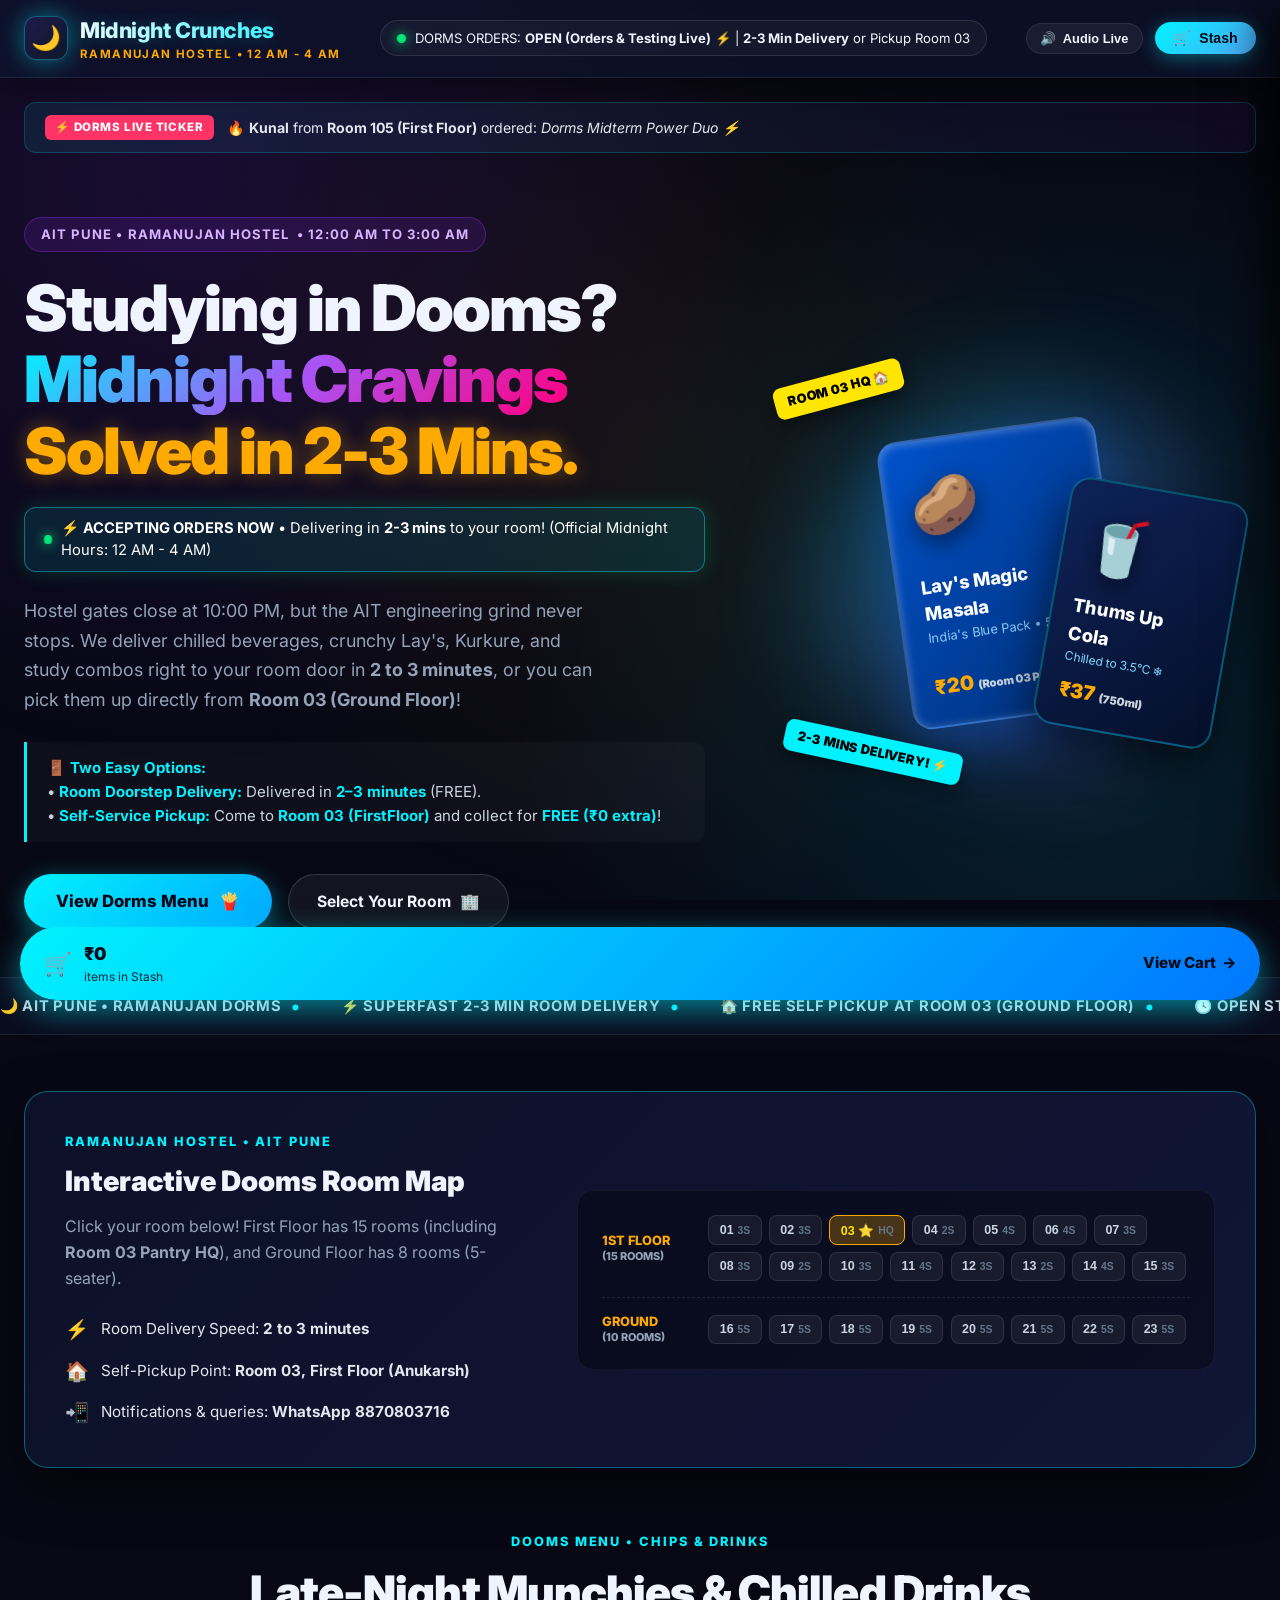
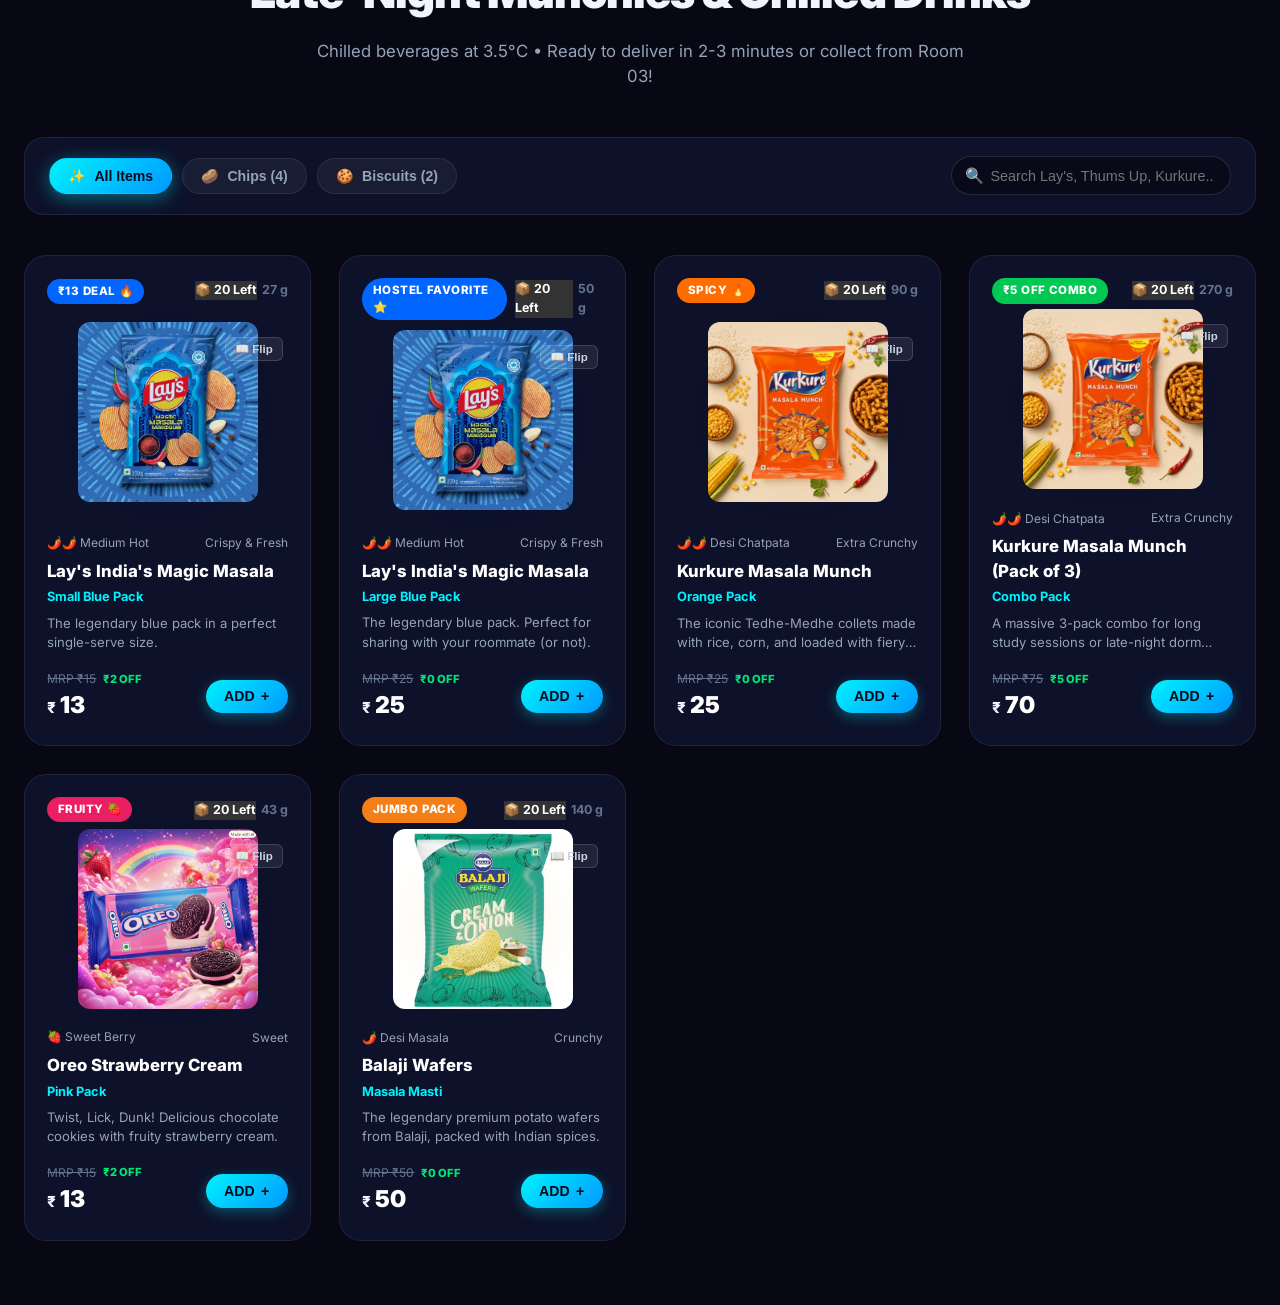
<file: index.html>
<!DOCTYPE html>
<html lang="en">
<head>
  <meta charset="UTF-8">
  <meta name="viewport" content="width=device-width, initial-scale=1.0">
  <title>Midnight Crunches | Ramanujan Late-Night Snacks & Drinks</title>
  <meta name="description" content="AIT Pune Ramanujan Hostel (Dooms) Late-Night Pantry. Order crunchy chips, cold drinks, and combos delivered to your room in 2-3 minutes or collect from Room 03! Live 12 AM - 4 AM.">
  <link rel="preconnect" href="https://fonts.googleapis.com">
  <link rel="preconnect" href="https://fonts.gstatic.com" crossorigin>
  <link href="https://fonts.googleapis.com/css2?family=Inter:wght@400;600;700;800;900&display=swap" rel="stylesheet">
  <link rel="stylesheet" href="style.css">
</head>
<body>

  <!-- EFFECT 1 & 20: OTSUKA-AIR ATMOSPHERIC PARTICLE CANVAS -->
  <canvas id="midnight-canvas"></canvas>
  <div class="ambient-glow-mesh"></div>

  <!-- SITE NAVIGATION HEADER -->
  <header class="site-header">
    <div class="header-container">
      <!-- EFFECT 10: ANIMATED LOGO -->
      <a href="#" class="brand-logo-wrap">
        <div class="neon-logo-icon">&#127769;</div>
        <div class="brand-text-block">
          <span class="brand-title">Midnight Crunches</span>
          <span class="brand-sub">Ramanujan Hostel &bull; 12 AM - 4 AM</span>
        </div>
      </a>

      <!-- LIVE DORMS GATE & TIMING STATUS TICKER -->
      <div class="gate-ticker-pill" id="gate-status-badge">
        <span class="pulse-dot active"></span>
        <span class="gate-text">DORMS TIMINGS: <strong>12:00 AM - 4:00 AM</strong> &#9889; | <strong>2-3 MIN DELIVERY</strong></span>
      </div>

      <!-- ACTIONS (OWNER TEST MODE, AUDIO FX & CART) -->
      <div class="header-actions">
        <!-- Owner Quick Test Toggle (Allows testing orders anytime) - REMOVED -->


        <button class="sound-toggle-pill" id="sound-toggle-btn" title="Toggle Sound FX (Crunch, Fizz & Bell)">
          <span class="icon sound-waves">&#128266;</span> Audio Live
        </button>

        <button class="header-cart-btn" id="header-cart-btn" onclick="app.openCart()">
          <span class="cart-icon-symbol">&#128722;</span>
          <span class="cart-btn-label">Stash</span>
          <span class="cart-count-badge" style="display: none;">0</span>
        </button>
      </div>
    </div>
  </header>

  <!-- LIVE HOSTEL ORDERS ACTIVITY BAR -->
  <div class="live-activity-bar">
    <div class="activity-inner">
      <span class="activity-label">&#9889; Dorms Live Ticker</span>
      <div class="ticker-text" id="live-order-ticker-text">
        &#128293; <strong>Deepak</strong> from <strong>Room 06 (Ground Floor)</strong> just ordered: <em>Dorms Midterm Power Duo &#9889;</em>
      </div>
    </div>
  </div>

  <main>
    <!-- ==========================================
         HERO SECTION: AIT PUNE RAMANUJAN DORMS
         ========================================== -->
    <section class="hero-section">
      <div class="hero-layout">
        <!-- Hero Left Copy -->
        <div class="hero-copy-block">
          <div class="hero-tagline-badge">
            <span>AIT PUNE &bull; RAMANUJAN HOSTEL</span> &bull; 12:00 AM to 3:00 AM
          </div>
          
          <h1 class="hero-title">
            Studying in Dooms?<br>
            <span class="glow-word">Midnight Cravings</span><br>
            <span class="accent-sub">Solved in 2-3 Mins.</span>
          </h1>

          <!-- Store Status Banner (Live countdown when closed, or Open indicator) -->
          <div id="hero-store-status-banner" style="margin-bottom: 1.5rem;">
            <!-- Injected via app.js -->
          </div>

          <p class="hero-description">
            Hostel gates close at 10:00 PM, but the AIT engineering grind never stops. We deliver chilled beverages, crunchy Lay's, Kurkure, and study combos right to your room door in <strong>2 to 3 minutes</strong>, or you can pick them up directly from <strong>Room 03 (Ground Floor)</strong>!
          </p>

          <div class="hero-highlight-box">
            &#128682; <strong>Two Easy Options:</strong><br>
            &bull; <strong>Room Doorstep Delivery:</strong> Delivered in <strong>2&ndash;3 minutes</strong> (FREE).<br>
            &bull; <strong>Self-Service Pickup:</strong> Come to <strong>Room 03 (FirstFloor)</strong> and collect for <strong>FREE (&#8377;0 extra)</strong>!
          </div>

          <div class="hero-cta-group">
            <a href="#catalog" class="cta-primary-btn">
              <span>View Dorms Menu</span>
              <span>&#127839;</span>
            </a>
            <a href="#room-map" class="cta-secondary-btn">
              <span>Select Your Room</span>
              <span>&#127970;</span>
            </a>
          </div>
        </div>

        <!-- Hero Right: 3D Floating Snack Mockups with Paytm QR Teaser -->
        <div class="hero-stage-container">
          <div class="morphing-blob-glow"></div>
          
          <div class="hero-3d-snack-art">
            <!-- Floating Hero Snack 1: Lay's Magic Masala -->
            <div class="floating-hero-snack">
              <div class="hero-art-emoji">&#129364;</div>
              <div>
                <div class="hero-art-title">Lay's Magic Masala</div>
                <div style="font-size: 0.8rem; color: #90caf9;">India's Blue Pack &bull; 52g</div>
              </div>
              <div class="hero-art-price">&#8377;20 <span style="font-size: 0.7rem; color: #cbd5e1;">(Room 03 Pickup)</span></div>
            </div>

            <!-- Floating Hero Snack 2: Chilled Thums Up -->
            <div class="floating-hero-drink">
              <div class="hero-art-emoji">&#129380;</div>
              <div>
                <div class="hero-art-title">Thums Up Cola</div>
                <div style="font-size: 0.75rem; color: #80d8ff;">Chilled to 3.5&deg;C &#10052;</div>
              </div>
              <div class="hero-art-price">&#8377;37 <span style="font-size: 0.7rem; color: #cbd5e1;">(750ml)</span></div>
            </div>
          </div>

          <!-- Doodle Stickers -->
          <div class="doodle-sticker top-left">ROOM 03 HQ &#127968;</div>
          <div class="doodle-sticker bottom-right">2-3 MINS DELIVERY! &#9889;</div>
        </div>
      </div>
    </section>

    <!-- RUNNING MARQUEE -->
    <section class="running-marquee-section">
      <div class="marquee-track">
        <div class="marquee-item"><span>&#127769; AIT PUNE &bull; RAMANUJAN DORMS</span><span class="sep">&bull;</span></div>
        <div class="marquee-item"><span>&#9889; SUPERFAST 2-3 MIN ROOM DELIVERY</span><span class="sep">&bull;</span></div>
        <div class="marquee-item"><span>&#127968; FREE SELF PICKUP AT ROOM 03 (GROUND FLOOR)</span><span class="sep">&bull;</span></div>
        <div class="marquee-item"><span>&#128339; OPEN STRICTLY 12:00 AM TO 4:00 AM</span><span class="sep">&bull;</span></div>
        <div class="marquee-item"><span>&#128242; WHATSAPP DISPATCH TO 8870803716</span><span class="sep">&bull;</span></div>
        <div class="marquee-item"><span>&#128179; PAYTM ACCEPTED (8870803716@ptyes)</span><span class="sep">&bull;</span></div>
        <div class="marquee-item"><span>&#127991;&#65039; USE COUPON AITDORMS FOR &#8377;10 OFF</span><span class="sep">&bull;</span></div>
        <!-- Loop duplicate -->
        <div class="marquee-item"><span>&#127769; AIT PUNE &bull; RAMANUJAN DORMS</span><span class="sep">&bull;</span></div>
        <div class="marquee-item"><span>&#9889; SUPERFAST 2-3 MIN ROOM DELIVERY</span><span class="sep">&bull;</span></div>
        <div class="marquee-item"><span>&#127968; FREE SELF PICKUP AT ROOM 03</span><span class="sep">&bull;</span></div>
        <div class="marquee-item"><span>&#128339; OPEN 12:00 AM TO 4:00 AM</span><span class="sep">&bull;</span></div>
      </div>
    </section>


    <!-- ==========================================
         RAMANUJAN DOOMS ROOM SELECTOR (GF 10 rooms, 1F 15 rooms)
         ========================================== -->
    <section class="hostel-iso-section" id="room-map">
      <div class="iso-building-card">
        <div class="iso-grid-container">
          <!-- Left Info -->
          <div class="iso-info-side">
            <span class="section-japanese-tag">RAMANUJAN HOSTEL &bull; AIT PUNE</span>
            <h3>Interactive Dooms Room Map</h3>
            <p>
              Click your room below! First Floor has 15 rooms (including <strong>Room 03 Pantry HQ</strong>), and Ground Floor has 8 rooms (5-seater).
            </p>

            <div class="iso-feature-pills">
              <div class="iso-feat-item">
                <span class="icon">&#9889;</span>
                <span>Room Delivery Speed: <strong>2 to 3 minutes</strong></span>
              </div>
              <div class="iso-feat-item">
                <span class="icon">&#127968;</span>
                <span>Self-Pickup Point: <strong>Room 03, First Floor (Anukarsh)</strong></span>
              </div>
              <div class="iso-feat-item">
                <span class="icon">&#128242;</span>
                <span>Notifications & queries: <strong>WhatsApp 8870803716</strong></span>
              </div>
            </div>
          </div>

          <!-- Right Interactive Floor Matrix -->
          <div class="iso-building-matrix">
            <!-- First Floor: 15 Rooms -->
            <div class="floor-row">
              <span class="floor-label">1st Floor<br><small style="font-size:0.68rem; color:#94a3b8;">(15 Rooms)</small></span>
              <div class="floor-rooms">
                <button class="iso-room-cell" data-room="01" onclick="app.selectHostelRoom('1st', '01', '2-Seater')">01 <small>3S</small></button>
                <button class="iso-room-cell" data-room="02" onclick="app.selectHostelRoom('1st', '02', '4-Seater')">02 <small>3S</small></button>
                <button class="iso-room-cell hq-room" data-room="03" onclick="app.selectHostelRoom('1st', '03', 'Pantry HQ')" title="Anukarsh's Room - Collection Point">
                  03 &#11088; <small>HQ</small>
                </button>
                <button class="iso-room-cell" data-room="04" onclick="app.selectHostelRoom('1st', '04', '2-Seater')">04 <small>2S</small></button>
                <button class="iso-room-cell" data-room="05" onclick="app.selectHostelRoom('1st', '05', '2-Seater')">05 <small>4S</small></button>
                <button class="iso-room-cell" data-room="06" onclick="app.selectHostelRoom('1st', '06', '3-Seater')">06 <small>4S</small></button>
                <button class="iso-room-cell" data-room="07" onclick="app.selectHostelRoom('1st', '07', '4-Seater')">07 <small>3S</small></button>
                <button class="iso-room-cell" data-room="08" onclick="app.selectHostelRoom('1st', '08', '4-Seater')">08 <small>3S</small></button>
                <button class="iso-room-cell" data-room="09" onclick="app.selectHostelRoom('1st', '09', '4-Seater')">09 <small>2S</small></button>
                <button class="iso-room-cell" data-room="10" onclick="app.selectHostelRoom('1st', '10', '4-Seater')">10 <small>3S</small></button>
                <button class="iso-room-cell" data-room="11" onclick="app.selectHostelRoom('1st', '11', '3-Seater')">11 <small>4S</small></button>
                <button class="iso-room-cell" data-room="12" onclick="app.selectHostelRoom('1st', '12', '2-Seater')">12 <small>3S</small></button>
                <button class="iso-room-cell" data-room="13" onclick="app.selectHostelRoom('1st', '13', '2-Seater')">13 <small>2S</small></button>
                <button class="iso-room-cell" data-room="14" onclick="app.selectHostelRoom('1st', '14', '2-Seater')">14 <small>4S</small></button>
                <button class="iso-room-cell" data-room="15" onclick="app.selectHostelRoom('1st', '15', '4-Seater')">15 <small>3S</small></button>
              </div>
            </div>

            <!-- Ground Floor: 10 Rooms -->
            <div class="floor-row" style="margin-top: 1rem; padding-top: 1rem; border-top: 1px dashed rgba(255,255,255,0.1);">
              <span class="floor-label">Ground<br><small style="font-size:0.68rem; color:#94a3b8;">(10 Rooms)</small></span>
              <div class="floor-rooms">
                <button class="iso-room-cell" data-room="16" onclick="app.selectHostelRoom('Ground', '16', '5-Seater')">16 <small>5S</small></button>
                <button class="iso-room-cell" data-room="17" onclick="app.selectHostelRoom('Ground', '17', '5-Seater')">17 <small>5S</small></button>
                <!-- Room 03: PANTRY HQ -->
               <button class="iso-room-cell" data-room="18" onclick="app.selectHostelRoom('Ground', '18', '5-Seater')">18 <small>5S</small></button>
                <button class="iso-room-cell" data-room="19" onclick="app.selectHostelRoom('Ground', '19', '5-Seater')">19 <small>5S</small></button>
                <button class="iso-room-cell" data-room="20" onclick="app.selectHostelRoom('Ground', '20', '5-Seater')">20 <small>5S</small></button>
                <button class="iso-room-cell" data-room="21" onclick="app.selectHostelRoom('Ground', '21', '5-Seater')">21 <small>5S</small></button>
                <button class="iso-room-cell" data-room="22" onclick="app.selectHostelRoom('Ground', '22', '5-Seater')">22 <small>5S</small></button>
                <button class="iso-room-cell" data-room="23" onclick="app.selectHostelRoom('Ground', '23', '5-Seater')">23 <small>5S</small></button>
                </div>
            </div>
          </div>
        </div>
      </div>
    </section>

    <!-- ==========================================
         PRODUCT CATALOG SECTION
         ========================================== -->
    <section class="catalog-section" id="catalog">
      <div class="section-header-centered">
        <span class="section-japanese-tag">DOOMS MENU &bull; CHIPS & DRINKS</span>
        <h2 class="section-main-title">Late-Night Munchies & Chilled Drinks</h2>
        <p class="section-sub-desc">
          Chilled beverages at 3.5&deg;C &bull; Ready to deliver in 2-3 minutes or collect from Room 03!
        </p>
      </div>

      <!-- Filter Controls Bar -->
      <div class="catalog-controls-bar">
        <div class="category-pills-group">
          <button class="cat-pill-btn active" data-category="all">
            <span>&#10024;</span> All Items
          </button>
          <button class="cat-pill-btn" data-category="chips">
            <span>&#129364;</span> Chips (4)
          </button>
          <button class="cat-pill-btn" data-category="biscuits">
            <span>&#127850;</span> Biscuits (2)
          </button>
        </div>

        <!-- Search Bar -->
        <div class="search-input-wrap">
          <span class="search-icon-symbol">&#128269;</span>
          <input type="text" id="catalog-search-input" placeholder="Search Lay's, Thums Up, Kurkure...">
        </div>
      </div>

      <!-- Dynamic Product Cards Grid -->
      <div class="products-grid" id="products-grid">
        <!-- Injected dynamically via app.js -->
      </div>
    </section>
  </main>

  <!-- ==========================================
       CART SLIDE-OUT DRAWER
       ========================================== -->
  <div class="cart-backdrop" id="cart-backdrop"></div>
  <aside class="cart-drawer" id="cart-drawer">
    <div class="cart-drawer-header">
      <h3>
        <span>&#128722;</span> Your Dooms Stash
      </h3>
      <button class="close-drawer-btn" onclick="app.closeCart()">&#10005;</button>
    </div>

    <!-- Scrollable Items Area -->
    <div class="cart-items-scroll-area">
      <div id="cart-items-list">
        <!-- Injected via app.js -->
      </div>
      <div id="cart-bill-summary">
        <!-- Injected via app.js -->
      </div>
    </div>
  </aside>

  <!-- ==========================================
       MODAL 1: PAYMENT MODAL
       ========================================== -->
  <div class="modal-overlay" id="payment-modal">
    <div id="payment-modal-content">
      <!-- Injected via app.js -->
    </div>
  </div>

  <!-- ==========================================
       MODAL 2: 2-3 MINUTE DELIVERY TRACKER MODAL
       ========================================== -->
  <div class="modal-overlay" id="tracker-modal">
    <div id="tracker-modal-content">
      <!-- Injected via app.js -->
    </div>
  </div>

  <!-- ==========================================
       MODAL 3: QUICK VIEW 3D PRODUCT MODAL
       ========================================== -->
  <div class="modal-overlay" id="quick-view-modal">
    <div id="quick-view-content">
      <!-- Injected via app.js -->
    </div>
  </div>

  <!-- ==========================================
       MOBILE FLOATING QUICK CART BAR
       ========================================== -->
  <div class="floating-mobile-cart-bar" id="mobile-floating-cart" onclick="app.openCart()">
    <div style="display: flex; align-items: center; gap: 0.75rem;">
      <span style="font-size: 1.4rem;">&#128722;</span>
      <div>
        <strong class="cart-bar-total" style="font-size: 1.1rem; font-weight: 900;">&#8377;0</strong>
        <div style="font-size: 0.75rem; opacity: 0.85;"><span class="cart-count-badge" style="display:inline-flex; width:18px; height:18px; font-size:0.65rem; padding:0; justify-content:center; align-items:center;">0</span> items in Stash</div>
      </div>
    </div>
    <div style="font-weight: 800; font-size: 0.95rem; display: flex; align-items: center; gap: 0.35rem;">
      <span>View Cart</span>
      <span>&rarr;</span>
    </div>
  </div>

  <!-- Scripts -->
  <script src="animations.js"></script>
  <script src="app.js"></script>
</body>
</html>
</file>
<file: style.css>
/* ==========================================================================
   HOSTEL MIDNIGHT PANTRY - STYLESHEET (AIT PUNE &bull; RAMANUJAN DORMS)
   Inspired by: otsuka-air.jp & souffletmalt.com
   Featuring all 31 SVGator Animation Styles, Glassmorphism, Neumorphism & 3D
   ========================================================================== */

:root {
  /* Midnight Color Palette */
  --bg-primary: #070814;
  --bg-surface: #0e122b;
  --bg-card: rgba(18, 24, 54, 0.65);
  --bg-glass: rgba(14, 18, 43, 0.78);
  --border-glass: rgba(255, 255, 255, 0.08);
  --border-glow: rgba(0, 242, 254, 0.35);

  /* Vibrant Accent Colors */
  --neon-cyan: #00f2fe;
  --neon-purple: #8a2be2;
  --neon-pink: #ff007f;
  --golden-crisp: #ffaa00;
  --soda-red: #ff3366;
  --chill-green: #00e676;
  --text-main: #f0f4ff;
  --text-muted: #94a3b8;
  --text-dim: #64748b;

  /* Fonts & Shadows */
  --font-display: 'Inter', -apple-system, BlinkMacSystemFont, 'Segoe UI', Roboto, sans-serif;
  --glow-cyan: 0 0 25px rgba(0, 242, 254, 0.45);
  --glow-purple: 0 0 25px rgba(138, 43, 226, 0.45);
  --glow-amber: 0 0 25px rgba(255, 170, 0, 0.45);
  --shadow-clay: 8px 8px 16px rgba(0,0,0,0.5), -4px -4px 12px rgba(255,255,255,0.04);
}

/* Reset & Box Sizing */
*, *::before, *::after {
  box-sizing: border-box;
  margin: 0;
  padding: 0;
}

html {
  scroll-behavior: smooth;
  color-scheme: dark;
}

body {
  background-color: var(--bg-primary);
  color: var(--text-main);
  font-family: var(--font-display);
  overflow-x: hidden;
  line-height: 1.5;
  min-height: 100vh;
  position: relative;
  selection-background-color: var(--neon-cyan);
  selection-color: #000;
}

/* Custom Scrollbar */
::-webkit-scrollbar {
  width: 8px;
}
::-webkit-scrollbar-track {
  background: var(--bg-primary);
}
::-webkit-scrollbar-thumb {
  background: #1e293b;
  border-radius: 4px;
}
::-webkit-scrollbar-thumb:hover {
  background: var(--neon-cyan);
}

/* ==========================================================================
   EFFECT 1 & 20: REAL-TIME RENDERING & AMBIENT CANVAS BACKGROUND
   ========================================================================== */
#midnight-canvas {
  position: fixed;
  top: 0;
  left: 0;
  width: 100vw;
  height: 100vh;
  pointer-events: none;
  z-index: 0;
  opacity: 0.85;
}

.ambient-glow-mesh {
  position: fixed;
  top: 0;
  left: 0;
  width: 100vw;
  height: 100vh;
  pointer-events: none;
  z-index: 0;
  background: 
    radial-gradient(circle at 15% 20%, rgba(138, 43, 226, 0.14) 0%, transparent 45%),
    radial-gradient(circle at 85% 75%, rgba(0, 242, 254, 0.12) 0%, transparent 45%),
    radial-gradient(circle at 50% 50%, rgba(255, 170, 0, 0.06) 0%, transparent 60%);
  animation: meshDrift 20s ease-in-out infinite alternate;
}

@keyframes meshDrift {
  0% { transform: scale(1) translate(0, 0); }
  50% { transform: scale(1.08) translate(-20px, 15px); }
  100% { transform: scale(1.02) translate(15px, -10px); }
}

/* ==========================================================================
   NAVIGATION BAR & EFFECT 28: GLASSMORPHISM
   ========================================================================== */
.site-header {
  position: sticky;
  top: 0;
  left: 0;
  right: 0;
  z-index: 100;
  background: var(--bg-glass);
  backdrop-filter: blur(20px);
  -webkit-backdrop-filter: blur(20px);
  border-bottom: 1px solid var(--border-glass);
  box-shadow: 0 10px 30px rgba(0, 0, 0, 0.4);
}

.header-container {
  max-width: 1320px;
  margin: 0 auto;
  padding: 0.85rem 1.5rem;
  display: flex;
  align-items: center;
  justify-content: space-between;
  gap: 1.5rem;
}

/* EFFECT 10: ANIMATED LOGO WITH NEON FLICKER */
.brand-logo-wrap {
  display: flex;
  align-items: center;
  gap: 0.75rem;
  text-decoration: none;
}

.neon-logo-icon {
  width: 44px;
  height: 44px;
  border-radius: 12px;
  background: linear-gradient(135deg, #1e1b4b, #0f172a);
  border: 1px solid var(--border-glow);
  display: flex;
  align-items: center;
  justify-content: center;
  font-size: 1.5rem;
  box-shadow: var(--glow-cyan);
  animation: logoPulse 3s ease-in-out infinite;
}

@keyframes logoPulse {
  0%, 100% { transform: scale(1); box-shadow: 0 0 15px rgba(0, 242, 254, 0.4); }
  50% { transform: scale(1.05); box-shadow: 0 0 25px rgba(0, 242, 254, 0.7); }
}

.brand-text-block {
  display: flex;
  flex-direction: column;
}

.brand-title {
  font-size: 1.35rem;
  font-weight: 800;
  letter-spacing: -0.02em;
  background: linear-gradient(90deg, #ffffff, var(--neon-cyan));
  -webkit-background-clip: text;
  -webkit-text-fill-color: transparent;
  text-shadow: 0 0 20px rgba(0, 242, 254, 0.3);
}

.brand-sub {
  font-size: 0.72rem;
  text-transform: uppercase;
  letter-spacing: 0.12em;
  color: var(--golden-crisp);
  font-weight: 700;
}

/* LIVE GATE / TIMING TICKER PILL */
.gate-ticker-pill {
  display: inline-flex;
  align-items: center;
  gap: 0.6rem;
  background: rgba(255, 255, 255, 0.04);
  border: 1px solid rgba(255, 255, 255, 0.1);
  padding: 0.45rem 1rem;
  border-radius: 100px;
  font-size: 0.82rem;
}

.pulse-dot {
  width: 9px;
  height: 9px;
  border-radius: 50%;
  background: #ff4b4b;
}

.pulse-dot.active {
  background: var(--chill-green);
  box-shadow: 0 0 12px var(--chill-green);
  animation: liveBlink 1.4s infinite;
}

.pulse-dot.standby {
  background: var(--golden-crisp);
  box-shadow: 0 0 10px var(--golden-crisp);
  animation: liveBlink 2s infinite;
}

@keyframes liveBlink {
  0%, 100% { opacity: 1; transform: scale(1); }
  50% { opacity: 0.4; transform: scale(0.85); }
}

/* HEADER CONTROLS */
.header-actions {
  display: flex;
  align-items: center;
  gap: 0.75rem;
}

.test-mode-toggle-btn {
  background: rgba(138, 43, 226, 0.2);
  border: 1px solid rgba(138, 43, 226, 0.5);
  color: #e9d5ff;
  font-weight: 700;
  font-size: 0.76rem;
  padding: 0.45rem 0.8rem;
  border-radius: 100px;
  cursor: pointer;
  transition: all 0.2s ease;
}

.test-mode-toggle-btn:hover {
  background: rgba(138, 43, 226, 0.4);
  border-color: #a855f7;
}

.sound-toggle-pill {
  display: flex;
  align-items: center;
  gap: 0.4rem;
  background: rgba(255, 255, 255, 0.06);
  border: 1px solid var(--border-glass);
  color: var(--text-main);
  padding: 0.45rem 0.85rem;
  border-radius: 100px;
  font-size: 0.8rem;
  font-weight: 600;
  cursor: pointer;
  transition: all 0.25s ease;
}

.sound-toggle-pill:hover {
  background: rgba(0, 242, 254, 0.15);
  border-color: var(--neon-cyan);
}

.sound-toggle-pill.muted {
  opacity: 0.6;
}

.header-cart-btn {
  position: relative;
  display: flex;
  align-items: center;
  gap: 0.5rem;
  background: linear-gradient(135deg, #00f2fe, #4facfe);
  border: none;
  color: #050b1a;
  font-weight: 800;
  padding: 0.5rem 1.15rem;
  border-radius: 100px;
  cursor: pointer;
  font-size: 0.88rem;
  box-shadow: 0 4px 18px rgba(0, 242, 254, 0.35);
  transition: all 0.25s cubic-bezier(0.34, 1.56, 0.64, 1);
}

.header-cart-btn:hover {
  transform: translateY(-2px) scale(1.03);
  box-shadow: 0 6px 24px rgba(0, 242, 254, 0.6);
}

.cart-count-badge {
  background: #ff0055;
  color: #ffffff;
  font-size: 0.75rem;
  font-weight: 800;
  min-width: 20px;
  height: 20px;
  border-radius: 50%;
  display: flex;
  align-items: center;
  justify-content: center;
  padding: 0 4px;
}

/* Microinteraction: Cart Wiggle Pop */
.cart-bounce-pop {
  animation: cartPopWiggle 0.45s cubic-bezier(0.34, 1.56, 0.64, 1);
}

@keyframes cartPopWiggle {
  0% { transform: scale(1); }
  35% { transform: scale(1.25) rotate(-10deg); }
  70% { transform: scale(1.15) rotate(10deg); }
  100% { transform: scale(1) rotate(0deg); }
}

/* ==========================================
   HERO SECTION & TIMING BANNERS
   ========================================== */
.hero-section {
  position: relative;
  z-index: 2;
  padding: 4rem 1.5rem 3rem;
  max-width: 1320px;
  margin: 0 auto;
}

.hero-layout {
  display: grid;
  grid-template-columns: 1.15fr 0.85fr;
  align-items: center;
  gap: 3rem;
}

.hero-tagline-badge {
  display: inline-flex;
  align-items: center;
  gap: 0.5rem;
  background: rgba(138, 43, 226, 0.15);
  border: 1px solid rgba(138, 43, 226, 0.4);
  padding: 0.4rem 1rem;
  border-radius: 100px;
  font-size: 0.82rem;
  color: #d8b4fe;
  font-weight: 700;
  text-transform: uppercase;
  letter-spacing: 0.08em;
  margin-bottom: 1.25rem;
}

/* STORE TIMING STATUS PILLS */
.store-open-pill {
  display: inline-flex;
  align-items: center;
  gap: 0.6rem;
  background: rgba(0, 230, 118, 0.12);
  border: 1px solid var(--chill-green);
  color: #fff;
  padding: 0.6rem 1.2rem;
  border-radius: 12px;
  font-size: 0.92rem;
  box-shadow: 0 0 20px rgba(0, 230, 118, 0.2);
}

.store-closed-pill {
  display: inline-flex;
  align-items: center;
  gap: 0.6rem;
  background: rgba(255, 170, 0, 0.12);
  border: 1px solid var(--golden-crisp);
  color: #fff;
  padding: 0.6rem 1.2rem;
  border-radius: 12px;
  font-size: 0.92rem;
  box-shadow: 0 0 20px rgba(255, 170, 0, 0.2);
}

/* EFFECT 4: EXPRESSIVE KINETIC TYPOGRAPHY */
.hero-title {
  font-size: clamp(2.4rem, 5vw, 4rem);
  font-weight: 900;
  line-height: 1.12;
  letter-spacing: -0.03em;
  margin-bottom: 1.25rem;
}

.hero-title .glow-word {
  background: linear-gradient(135deg, #00f2fe 0%, #a855f7 50%, #ff007f 100%);
  -webkit-background-clip: text;
  -webkit-text-fill-color: transparent;
  display: inline-block;
  animation: gradientShift 6s ease infinite alternate;
}

@keyframes gradientShift {
  0% { filter: hue-rotate(0deg); }
  100% { filter: hue-rotate(45deg); }
}

.hero-title .accent-sub {
  color: var(--golden-crisp);
  text-shadow: 0 0 20px rgba(255, 170, 0, 0.4);
}

.hero-description {
  font-size: 1.12rem;
  color: var(--text-muted);
  line-height: 1.65;
  margin-bottom: 1.75rem;
  max-width: 580px;
}

.hero-highlight-box {
  background: rgba(255, 255, 255, 0.03);
  border-left: 3px solid var(--neon-cyan);
  padding: 0.85rem 1.25rem;
  border-radius: 0 12px 12px 0;
  margin-bottom: 2rem;
  font-size: 0.94rem;
  color: #cbd5e1;
  line-height: 1.6;
}

.hero-highlight-box strong {
  color: var(--neon-cyan);
}

.hero-cta-group {
  display: flex;
  flex-wrap: wrap;
  align-items: center;
  gap: 1rem;
}

.cta-primary-btn {
  background: linear-gradient(135deg, var(--neon-cyan), #00a8ff);
  color: #030816;
  font-weight: 800;
  font-size: 1.05rem;
  padding: 0.95rem 2rem;
  border-radius: 100px;
  border: none;
  cursor: pointer;
  box-shadow: 0 6px 25px rgba(0, 242, 254, 0.4);
  transition: all 0.3s cubic-bezier(0.34, 1.56, 0.64, 1);
  text-decoration: none;
  display: inline-flex;
  align-items: center;
  gap: 0.6rem;
}

.cta-primary-btn:hover {
  transform: translateY(-3px) scale(1.03);
  box-shadow: 0 10px 32px rgba(0, 242, 254, 0.65);
}

.cta-secondary-btn {
  background: rgba(255, 255, 255, 0.05);
  border: 1px solid rgba(255, 255, 255, 0.15);
  color: var(--text-main);
  font-weight: 700;
  font-size: 0.98rem;
  padding: 0.95rem 1.75rem;
  border-radius: 100px;
  cursor: pointer;
  text-decoration: none;
  display: inline-flex;
  align-items: center;
  gap: 0.6rem;
  transition: all 0.25s ease;
}

.cta-secondary-btn:hover {
  background: rgba(255, 255, 255, 0.1);
  border-color: rgba(255, 255, 255, 0.3);
}

/* HERO VISUAL STAGE & 3D FLOATING SNACKS */
.hero-stage-container {
  position: relative;
  display: flex;
  align-items: center;
  justify-content: center;
  min-height: 440px;
}

.morphing-blob-glow {
  position: absolute;
  width: 360px;
  height: 360px;
  background: linear-gradient(135deg, rgba(0, 242, 254, 0.3), rgba(138, 43, 226, 0.35));
  filter: blur(50px);
  border-radius: 60% 40% 30% 70% / 60% 30% 70% 40%;
  animation: morphBlob 8s ease-in-out infinite alternate;
  z-index: 1;
}

@keyframes morphBlob {
  0% { border-radius: 60% 40% 30% 70% / 60% 30% 70% 40%; transform: rotate(0deg); }
  50% { border-radius: 30% 60% 70% 40% / 50% 60% 30% 60%; }
  100% { border-radius: 60% 40% 60% 40% / 70% 30% 50% 60%; transform: rotate(180deg); }
}

.hero-3d-snack-art {
  position: relative;
  z-index: 2;
  width: 100%;
  display: flex;
  justify-content: center;
  align-items: center;
}

.floating-hero-snack {
  position: relative;
  width: 220px;
  height: 290px;
  background: linear-gradient(135deg, #0052cc, #002e73);
  border: 2px solid rgba(255, 255, 255, 0.2);
  border-radius: 20px;
  padding: 1.5rem;
  display: flex;
  flex-direction: column;
  justify-content: space-between;
  box-shadow: 0 20px 50px rgba(0, 82, 204, 0.4), inset 0 2px 10px rgba(255, 255, 255, 0.3);
  transform: rotate(-8deg);
  animation: floatSnack1 4s ease-in-out infinite alternate;
}

@keyframes floatSnack1 {
  0% { transform: rotate(-8deg) translateY(0); }
  100% { transform: rotate(-6deg) translateY(-16px); }
}

.floating-hero-drink {
  position: absolute;
  right: 25px;
  bottom: -20px;
  width: 180px;
  height: 250px;
  background: linear-gradient(135deg, #0d2259, #050f29);
  border: 2px solid rgba(0, 242, 254, 0.3);
  border-radius: 20px;
  padding: 1.25rem;
  display: flex;
  flex-direction: column;
  justify-content: space-between;
  box-shadow: 0 20px 45px rgba(0, 0, 0, 0.6);
  transform: rotate(10deg);
  animation: floatDrink2 4.5s ease-in-out infinite alternate;
}

@keyframes floatDrink2 {
  0% { transform: rotate(10deg) translateY(0); }
  100% { transform: rotate(8deg) translateY(-14px); }
}

.hero-art-emoji {
  font-size: 3.5rem;
  filter: drop-shadow(0 8px 12px rgba(0,0,0,0.5));
}

.hero-art-title {
  font-weight: 800;
  font-size: 1.15rem;
  color: #fff;
}

.hero-art-price {
  font-weight: 900;
  font-size: 1.25rem;
  color: var(--golden-crisp);
}

.doodle-sticker {
  position: absolute;
  z-index: 3;
  background: #ffe600;
  color: #000;
  font-weight: 900;
  font-size: 0.8rem;
  padding: 0.4rem 0.85rem;
  border-radius: 8px;
  transform: rotate(-15deg);
  box-shadow: 0 6px 15px rgba(0,0,0,0.4);
  animation: doodleWobble 3s ease-in-out infinite alternate;
}

.doodle-sticker.top-left {
  top: 20px;
  left: 20px;
}

.doodle-sticker.bottom-right {
  bottom: 25px;
  left: 30px;
  background: var(--neon-cyan);
  transform: rotate(12deg);
}

@keyframes doodleWobble {
  0% { transform: rotate(-15deg) scale(1); }
  100% { transform: rotate(-10deg) scale(1.06); }
}

/* ==========================================
   EFFECT 15: RUNNING MARQUEE TICKER
   ========================================= */
.running-marquee-section {
  position: relative;
  z-index: 2;
  overflow: hidden;
  background: rgba(14, 18, 43, 0.5);
  border-top: 1px solid var(--border-glass);
  border-bottom: 1px solid var(--border-glass);
  padding: 0.85rem 0;
  white-space: nowrap;
}

.marquee-track {
  display: inline-flex;
  align-items: center;
  gap: 2.5rem;
  animation: marqueeScroll 24s linear infinite;
}

.marquee-item {
  display: inline-flex;
  align-items: center;
  gap: 0.6rem;
  font-size: 0.92rem;
  font-weight: 700;
  color: #cbd5e1;
  letter-spacing: 0.05em;
  text-transform: uppercase;
}

.marquee-item .sep {
  color: var(--neon-cyan);
  font-size: 1.2rem;
}

@keyframes marqueeScroll {
  0% { transform: translateX(0); }
  100% { transform: translateX(-50%); }
}

/* ==========================================
   EFFECT 5: LIVE DORMS ACTIVITY TICKER
   ========================================== */
.live-activity-bar {
  max-width: 1320px;
  margin: 1.5rem auto 0;
  padding: 0 1.5rem;
  position: relative;
  z-index: 2;
}

.activity-inner {
  background: linear-gradient(90deg, rgba(0, 242, 254, 0.08), rgba(138, 43, 226, 0.08));
  border: 1px solid rgba(0, 242, 254, 0.2);
  border-radius: 12px;
  padding: 0.75rem 1.25rem;
  display: flex;
  align-items: center;
  gap: 0.85rem;
}

.activity-label {
  background: var(--soda-red);
  color: #fff;
  font-size: 0.72rem;
  font-weight: 800;
  padding: 0.25rem 0.65rem;
  border-radius: 6px;
  text-transform: uppercase;
  letter-spacing: 0.05em;
  display: inline-flex;
  align-items: center;
  gap: 0.35rem;
}

.ticker-text {
  font-size: 0.88rem;
  color: #e2e8f0;
  transition: all 0.3s ease;
}

/* ==========================================
   AIT DORMS SPECIAL OFFERS & DEALS SECTION
   ========================================== */
.deals-showcase-section {
  position: relative;
  z-index: 2;
  max-width: 1320px;
  margin: 3.5rem auto;
  padding: 0 1.5rem;
}

.deals-cards-grid {
  display: grid;
  grid-template-columns: repeat(auto-fit, minmax(300px, 1fr));
  gap: 1.5rem;
}

.deal-card-box {
  background: var(--bg-card);
  border: 1px solid var(--border-glass);
  border-radius: 20px;
  padding: 1.75rem 1.5rem;
  backdrop-filter: blur(14px);
  position: relative;
  display: flex;
  flex-direction: column;
  justify-content: space-between;
  transition: all 0.3s ease;
}

.deal-card-box:hover {
  transform: translateY(-5px);
  border-color: var(--neon-cyan);
  box-shadow: 0 15px 35px rgba(0, 0, 0, 0.4);
}

.deal-card-box.highlight {
  border-color: rgba(255, 170, 0, 0.4);
  background: linear-gradient(135deg, rgba(18, 24, 54, 0.8), rgba(40, 25, 10, 0.3));
}

.deal-badge-pill {
  font-size: 0.72rem;
  font-weight: 800;
  color: var(--golden-crisp);
  background: rgba(255, 170, 0, 0.12);
  padding: 0.25rem 0.65rem;
  border-radius: 100px;
  display: inline-block;
  margin-bottom: 0.75rem;
  width: fit-content;
}

.deal-card-box h3 {
  font-size: 1.25rem;
  font-weight: 800;
  color: #fff;
  margin-bottom: 0.45rem;
}

.deal-card-box p {
  font-size: 0.88rem;
  color: var(--text-muted);
  margin-bottom: 1.25rem;
  line-height: 1.5;
}

.deal-price-bar {
  display: flex;
  align-items: baseline;
  gap: 0.6rem;
  margin-bottom: 1.25rem;
}

.deal-orig-mrp {
  font-size: 0.85rem;
  color: var(--text-dim);
  text-decoration: line-through;
}

.deal-offer-price {
  font-size: 1.5rem;
  font-weight: 900;
  color: #fff;
}

.deal-save-tag {
  font-size: 0.75rem;
  font-weight: 800;
  color: var(--chill-green);
  background: rgba(0, 230, 118, 0.12);
  padding: 0.2rem 0.5rem;
  border-radius: 4px;
}

.deal-add-btn {
  background: linear-gradient(135deg, var(--neon-cyan), #0099ff);
  color: #030a1c;
  font-weight: 800;
  font-size: 0.9rem;
  border: none;
  padding: 0.75rem;
  border-radius: 12px;
  cursor: pointer;
  width: 100%;
  transition: all 0.2s ease;
}

.deal-add-btn:hover {
  transform: translateY(-2px);
  box-shadow: 0 4px 16px rgba(0, 242, 254, 0.4);
}

.coupon-code-display {
  display: flex;
  align-items: center;
  justify-content: space-between;
  background: rgba(0, 0, 0, 0.35);
  border: 1px dashed var(--neon-cyan);
  padding: 0.65rem 1rem;
  border-radius: 10px;
  cursor: pointer;
  margin-top: 0.5rem;
}

.coupon-code-display code {
  font-size: 1.15rem;
  font-weight: 900;
  color: var(--neon-cyan);
  letter-spacing: 0.08em;
}

.copy-hint {
  font-size: 0.75rem;
  color: #94a3b8;
}

/* ==========================================
   RAMANUJAN DORMS ROOM MAP (GF 10, 1F 15)
   ========================================== */
.hostel-iso-section {
  position: relative;
  z-index: 2;
  max-width: 1320px;
  margin: 3.5rem auto;
  padding: 0 1.5rem;
}

.iso-building-card {
  background: linear-gradient(135deg, rgba(14, 18, 43, 0.9), rgba(20, 27, 65, 0.75));
  border: 1px solid var(--border-glow);
  border-radius: 24px;
  padding: 2.5rem;
  box-shadow: 0 20px 50px rgba(0, 0, 0, 0.5);
}

.iso-grid-container {
  display: grid;
  grid-template-columns: 1fr 1.35fr;
  gap: 2.5rem;
  align-items: center;
}

.iso-info-side h3 {
  font-size: 1.75rem;
  font-weight: 900;
  margin-bottom: 0.8rem;
}

.iso-info-side p {
  color: var(--text-muted);
  margin-bottom: 1.5rem;
  line-height: 1.6;
}

.iso-feature-pills {
  display: flex;
  flex-direction: column;
  gap: 0.8rem;
}

.iso-feat-item {
  display: flex;
  align-items: center;
  gap: 0.75rem;
  font-size: 0.95rem;
  color: #e2e8f0;
}

.iso-feat-item span.icon {
  color: var(--neon-cyan);
  font-size: 1.2rem;
}

.iso-building-matrix {
  display: flex;
  flex-direction: column;
  background: rgba(0, 0, 0, 0.35);
  padding: 1.5rem;
  border-radius: 16px;
  border: 1px solid rgba(255, 255, 255, 0.05);
}

.floor-row {
  display: flex;
  align-items: center;
  gap: 1rem;
}

.floor-label {
  font-size: 0.8rem;
  font-weight: 800;
  width: 90px;
  color: var(--golden-crisp);
  text-transform: uppercase;
  line-height: 1.2;
}

.floor-rooms {
  display: flex;
  gap: 0.45rem;
  flex-wrap: wrap;
  flex: 1;
}

.iso-room-cell {
  background: rgba(255, 255, 255, 0.06);
  border: 1px solid rgba(255, 255, 255, 0.1);
  color: #cbd5e1;
  font-size: 0.78rem;
  font-weight: 700;
  padding: 0.4rem 0.65rem;
  border-radius: 8px;
  cursor: pointer;
  transition: all 0.2s ease;
  display: flex;
  align-items: center;
  gap: 0.25rem;
}

.iso-room-cell small {
  font-size: 0.65rem;
  color: var(--text-dim);
}

.iso-room-cell:hover {
  background: rgba(0, 242, 254, 0.2);
  border-color: var(--neon-cyan);
  color: #fff;
  transform: translateY(-2px);
}

.iso-room-cell.selected {
  background: var(--neon-cyan);
  border-color: var(--neon-cyan);
  color: #050b1a;
  box-shadow: var(--glow-cyan);
}

.iso-room-cell.hq-room {
  background: rgba(255, 170, 0, 0.25);
  border-color: var(--golden-crisp);
  color: #ffe600;
  font-weight: 900;
}

.iso-room-cell.hq-room:hover {
  background: var(--golden-crisp);
  color: #000;
}

/* ==========================================
   CATALOG SECTION & CONTROLS
   ========================================== */
.catalog-section {
  position: relative;
  z-index: 2;
  max-width: 1320px;
  margin: 4rem auto;
  padding: 0 1.5rem;
}

.section-header-centered {
  text-align: center;
  margin-bottom: 3rem;
}

.section-japanese-tag {
  font-size: 0.8rem;
  font-weight: 800;
  color: var(--neon-cyan);
  letter-spacing: 0.15em;
  text-transform: uppercase;
  display: block;
  margin-bottom: 0.5rem;
}

.section-main-title {
  font-size: clamp(1.8rem, 3.5vw, 2.8rem);
  font-weight: 900;
  letter-spacing: -0.02em;
  margin-bottom: 0.75rem;
}

.section-sub-desc {
  font-size: 1.05rem;
  color: var(--text-muted);
  max-width: 650px;
  margin: 0 auto;
}

.catalog-controls-bar {
  display: flex;
  flex-wrap: wrap;
  align-items: center;
  justify-content: space-between;
  gap: 1.25rem;
  margin-bottom: 2.5rem;
  background: var(--bg-card);
  border: 1px solid var(--border-glass);
  padding: 1.15rem 1.5rem;
  border-radius: 20px;
  backdrop-filter: blur(16px);
}

.category-pills-group {
  display: flex;
  flex-wrap: wrap;
  gap: 0.6rem;
}

.cat-pill-btn {
  background: rgba(255, 255, 255, 0.05);
  border: 1px solid rgba(255, 255, 255, 0.08);
  color: #94a3b8;
  font-size: 0.88rem;
  font-weight: 700;
  padding: 0.55rem 1.15rem;
  border-radius: 100px;
  cursor: pointer;
  display: inline-flex;
  align-items: center;
  gap: 0.5rem;
  transition: all 0.2s ease;
}

.cat-pill-btn:hover {
  background: rgba(255, 255, 255, 0.1);
  color: #fff;
}

.cat-pill-btn.active {
  background: linear-gradient(135deg, var(--neon-cyan), #0099ff);
  color: #03091e;
  border-color: transparent;
  box-shadow: 0 4px 18px rgba(0, 242, 254, 0.4);
}

.search-input-wrap {
  position: relative;
  min-width: 280px;
}

.search-input-wrap input {
  width: 100%;
  background: rgba(0, 0, 0, 0.35);
  border: 1px solid rgba(255, 255, 255, 0.12);
  color: #fff;
  font-size: 0.9rem;
  padding: 0.65rem 1rem 0.65rem 2.4rem;
  border-radius: 100px;
  outline: none;
  transition: all 0.25s ease;
}

.search-input-wrap input:focus {
  border-color: var(--neon-cyan);
  box-shadow: 0 0 15px rgba(0, 242, 254, 0.3);
}

.search-icon-symbol {
  position: absolute;
  left: 0.9rem;
  top: 50%;
  transform: translateY(-50%);
  font-size: 0.95rem;
  color: #64748b;
  pointer-events: none;
}

/* ==========================================
   PRODUCT GRID & CARDS
   ========================================== */
.products-grid {
  display: grid;
  grid-template-columns: repeat(auto-fill, minmax(285px, 1fr));
  gap: 1.75rem;
}

.product-card {
  position: relative;
  background: var(--bg-card);
  border: 1px solid var(--border-glass);
  border-radius: 22px;
  padding: 1.4rem;
  backdrop-filter: blur(16px);
  display: flex;
  flex-direction: column;
  justify-content: space-between;
  transform-style: preserve-3d;
  transition: transform 0.15s ease-out, border-color 0.25s ease, box-shadow 0.25s ease;
}

.product-card:hover {
  border-color: var(--border-glow);
  box-shadow: 0 15px 35px rgba(0, 0, 0, 0.4);
}

.card-shine {
  position: absolute;
  top: 0;
  left: 0;
  right: 0;
  bottom: 0;
  border-radius: 22px;
  pointer-events: none;
  z-index: 10;
}

.card-header-badge {
  display: flex;
  align-items: center;
  justify-content: space-between;
  gap: 0.5rem;
  margin-bottom: 1rem;
}

.badge-pill {
  font-size: 0.72rem;
  font-weight: 800;
  padding: 0.25rem 0.65rem;
  border-radius: 100px;
  text-transform: uppercase;
  letter-spacing: 0.04em;
}

.weight-tag {
  font-size: 0.78rem;
  font-weight: 700;
  color: var(--text-dim);
}

.product-visual-stage {
  position: relative;
  height: 170px;
  display: flex;
  align-items: center;
  justify-content: center;
  cursor: pointer;
  margin-bottom: 1.25rem;
}

.visual-glow-aura {
  position: absolute;
  width: 140px;
  height: 140px;
  border-radius: 50%;
  filter: blur(25px);
  z-index: 1;
}

.product-mockup {
  position: relative;
  z-index: 2;
  width: 110px;
  height: 145px;
  border-radius: 16px;
  display: flex;
  flex-direction: column;
  align-items: center;
  justify-content: center;
  border: 1px solid rgba(255, 255, 255, 0.2);
  box-shadow: 0 12px 28px rgba(0, 0, 0, 0.5);
  transition: transform 0.3s cubic-bezier(0.34, 1.56, 0.64, 1);
}

.product-card:hover .product-mockup {
  transform: scale(1.08) translateY(-6px);
}

.mockup-chip {
  background: linear-gradient(135deg, var(--item-color), #091024);
}

.mockup-drink {
  background: linear-gradient(135deg, var(--item-color), #040917);
  border-radius: 20px 20px 14px 14px;
}

.pack-wrapper {
  text-align: center;
  padding: 0.5rem;
}

.pack-emoji {
  font-size: 2.2rem;
  display: block;
  margin-bottom: 0.2rem;
  filter: drop-shadow(0 4px 6px rgba(0,0,0,0.4));
}

.pack-brand {
  font-weight: 900;
  font-size: 0.82rem;
  color: #fff;
  text-transform: uppercase;
  letter-spacing: 0.05em;
}

.pack-sub {
  font-size: 0.64rem;
  color: rgba(255, 255, 255, 0.8);
  max-width: 90px;
  white-space: nowrap;
  overflow: hidden;
  text-overflow: ellipsis;
}

.fizz-bubble {
  position: absolute;
  background: rgba(255, 255, 255, 0.65);
  border-radius: 50%;
  pointer-events: none;
  animation: fizzFloat 2.2s infinite ease-in;
}

.fizz-bubble.b1 { width: 4px; height: 4px; left: 25%; bottom: 15%; animation-delay: 0s; }
.fizz-bubble.b2 { width: 6px; height: 6px; left: 55%; bottom: 10%; animation-delay: 0.7s; }
.fizz-bubble.b3 { width: 3px; height: 3px; left: 75%; bottom: 20%; animation-delay: 1.3s; }

@keyframes fizzFloat {
  0% { transform: translateY(0) scale(0.5); opacity: 0.2; }
  50% { opacity: 0.9; }
  100% { transform: translateY(-70px) scale(1.1); opacity: 0; }
}

.flipbook-btn {
  position: absolute;
  top: 5px;
  right: 5px;
  z-index: 5;
  background: rgba(255, 255, 255, 0.08);
  border: 1px solid rgba(255, 255, 255, 0.15);
  color: #cbd5e1;
  font-size: 0.72rem;
  font-weight: 700;
  padding: 0.25rem 0.55rem;
  border-radius: 6px;
  cursor: pointer;
  transition: all 0.2s ease;
}

.flipbook-btn:hover {
  background: var(--neon-cyan);
  color: #000;
}

.card-flip-back {
  position: absolute;
  top: 0;
  left: 0;
  right: 0;
  bottom: 0;
  background: #0d122e;
  border: 1px solid var(--border-glow);
  border-radius: 22px;
  padding: 1.5rem;
  z-index: 20;
  display: flex;
  flex-direction: column;
  justify-content: space-between;
  opacity: 0;
  pointer-events: none;
  transform: rotateY(90deg);
  transition: all 0.35s cubic-bezier(0.34, 1.56, 0.64, 1);
}

.card-flip-back.flipped {
  opacity: 1;
  pointer-events: auto;
  transform: rotateY(0deg);
}

.close-flip {
  position: absolute;
  top: 12px;
  right: 12px;
  background: none;
  border: none;
  color: #94a3b8;
  font-size: 1.1rem;
  cursor: pointer;
}

.flip-info-item {
  font-size: 0.84rem;
  color: #cbd5e1;
  margin-bottom: 0.5rem;
}

.room-delivery-hint {
  font-size: 0.76rem;
  color: var(--golden-crisp);
  font-weight: 700;
}

.item-meta-bar {
  display: flex;
  align-items: center;
  justify-content: space-between;
  font-size: 0.75rem;
  color: var(--text-muted);
  margin-bottom: 0.4rem;
}

.product-title {
  font-size: 1.05rem;
  font-weight: 800;
  color: #fff;
  margin-bottom: 0.2rem;
  cursor: pointer;
}

.product-title:hover {
  color: var(--neon-cyan);
}

.product-variant {
  font-size: 0.8rem;
  color: var(--neon-cyan);
  font-weight: 700;
  margin-bottom: 0.45rem;
}

.product-snippet {
  font-size: 0.82rem;
  color: var(--text-muted);
  line-height: 1.45;
  margin-bottom: 1.15rem;
  display: -webkit-box;
  -webkit-line-clamp: 2;
  -webkit-box-orient: vertical;
  overflow: hidden;
}

.price-and-action-row {
  display: flex;
  align-items: center;
  justify-content: space-between;
  gap: 0.75rem;
  margin-top: auto;
}

.price-box {
  display: flex;
  flex-direction: column;
}

.mrp-row {
  display: flex;
  align-items: center;
  gap: 0.4rem;
}

.mrp-strike {
  font-size: 0.75rem;
  color: var(--text-dim);
  text-decoration: line-through;
}

.save-tag {
  font-size: 0.7rem;
  font-weight: 800;
  color: var(--chill-green);
}

.current-price-row {
  display: flex;
  align-items: baseline;
  gap: 0.25rem;
}

.currency {
  font-size: 0.95rem;
  font-weight: 800;
  color: var(--text-main);
}

.price-num {
  font-size: 1.45rem;
  font-weight: 900;
  color: #fff;
}

.price-mode-tag {
  font-size: 0.68rem;
  font-weight: 700;
  color: var(--golden-crisp);
  background: rgba(255, 170, 0, 0.12);
  padding: 0.15rem 0.45rem;
  border-radius: 4px;
}

.add-to-cart-btn {
  background: linear-gradient(135deg, #00f2fe, #0099ff);
  color: #050b1a;
  font-weight: 800;
  font-size: 0.88rem;
  border: none;
  padding: 0.55rem 1.15rem;
  border-radius: 100px;
  cursor: pointer;
  display: inline-flex;
  align-items: center;
  gap: 0.4rem;
  box-shadow: 0 4px 14px rgba(0, 242, 254, 0.3);
  transition: all 0.2s cubic-bezier(0.34, 1.56, 0.64, 1);
}

.add-to-cart-btn:hover {
  transform: translateY(-2px) scale(1.05);
  box-shadow: 0 6px 20px rgba(0, 242, 254, 0.55);
}

.qty-stepper {
  display: inline-flex;
  align-items: center;
  background: rgba(0, 0, 0, 0.4);
  border: 1px solid var(--neon-cyan);
  border-radius: 100px;
  padding: 0.2rem 0.4rem;
  gap: 0.6rem;
}

.qty-btn {
  width: 26px;
  height: 26px;
  border-radius: 50%;
  border: none;
  background: var(--neon-cyan);
  color: #000;
  font-weight: 900;
  font-size: 1rem;
  cursor: pointer;
  display: flex;
  align-items: center;
  justify-content: center;
  transition: transform 0.15s ease;
}

.qty-btn:hover {
  transform: scale(1.15);
}

.qty-val {
  font-weight: 800;
  font-size: 0.92rem;
  color: #fff;
  min-width: 14px;
  text-align: center;
}

.flying-cart-item {
  position: fixed;
  font-size: 1.8rem;
  pointer-events: none;
  z-index: 9999;
  filter: drop-shadow(0 6px 12px rgba(0, 242, 254, 0.8));
}

/* ==========================================
   CART SLIDE-OUT DRAWER & 2 MODES
   ========================================== */
.cart-backdrop {
  position: fixed;
  top: 0;
  left: 0;
  width: 100vw;
  height: 100vh;
  background: rgba(0, 0, 0, 0.7);
  backdrop-filter: blur(8px);
  z-index: 900;
  opacity: 0;
  pointer-events: none;
  transition: opacity 0.3s ease;
}

.cart-backdrop.open {
  opacity: 1;
  pointer-events: auto;
}

.cart-drawer {
  position: fixed;
  top: 0;
  right: 0;
  width: min(490px, 100vw);
  height: 100vh;
  background: #0a0d24;
  border-left: 1px solid var(--border-glow);
  box-shadow: -15px 0 45px rgba(0, 0, 0, 0.75);
  z-index: 901;
  display: flex;
  flex-direction: column;
  transform: translateX(100%);
  transition: transform 0.35s cubic-bezier(0.34, 1.56, 0.64, 1);
}

.cart-drawer.open {
  transform: translateX(0);
}

.cart-drawer-header {
  padding: 1.25rem 1.5rem;
  border-bottom: 1px solid var(--border-glass);
  display: flex;
  align-items: center;
  justify-content: space-between;
}

.cart-drawer-header h3 {
  font-size: 1.25rem;
  font-weight: 900;
  color: #fff;
  display: flex;
  align-items: center;
  gap: 0.5rem;
}

.close-drawer-btn {
  background: rgba(255, 255, 255, 0.08);
  border: none;
  color: #cbd5e1;
  font-size: 1.1rem;
  width: 32px;
  height: 32px;
  border-radius: 50%;
  cursor: pointer;
  display: flex;
  align-items: center;
  justify-content: center;
}

.cart-items-scroll-area {
  flex: 1;
  overflow-y: auto;
  padding: 1.25rem 1.5rem;
  display: flex;
  flex-direction: column;
  gap: 1rem;
}

.cart-item-row {
  display: flex;
  align-items: center;
  gap: 1rem;
  background: rgba(255, 255, 255, 0.03);
  border: 1px solid var(--border-glass);
  padding: 0.85rem 1rem;
  border-radius: 14px;
}

.cart-item-emoji {
  font-size: 1.8rem;
}

.cart-item-meta {
  flex: 1;
}

.cart-item-name {
  font-size: 0.92rem;
  font-weight: 800;
  color: #fff;
}

.cart-item-var {
  font-size: 0.75rem;
  color: var(--text-muted);
}

.cart-item-price-tag {
  font-size: 0.8rem;
  color: var(--golden-crisp);
  font-weight: 700;
}

.cart-item-actions {
  display: flex;
  flex-direction: column;
  align-items: flex-end;
  gap: 0.4rem;
}

.cart-item-line-total {
  font-weight: 900;
  font-size: 0.95rem;
  color: #fff;
}

/* 2 MODES: ROOM DELIVERY vs SELF SERVICE */
.delivery-toggle-box {
  background: rgba(0, 0, 0, 0.3);
  border: 1px solid rgba(255, 255, 255, 0.08);
  border-radius: 14px;
  padding: 1rem;
  margin-bottom: 1.25rem;
}

.toggle-header {
  display: flex;
  justify-content: space-between;
  font-size: 0.82rem;
  font-weight: 700;
  margin-bottom: 0.65rem;
}

.toggle-header .rule-hint {
  color: var(--golden-crisp);
}

.delivery-switch-pills {
  display: grid;
  grid-template-columns: 1fr 1fr;
  gap: 0.6rem;
}

.delivery-pill {
  background: rgba(255, 255, 255, 0.04);
  border: 1px solid rgba(255, 255, 255, 0.08);
  border-radius: 10px;
  padding: 0.65rem 0.5rem;
  display: flex;
  flex-direction: column;
  align-items: center;
  cursor: pointer;
  transition: all 0.2s ease;
}

.delivery-pill .pill-icon { font-size: 1.2rem; margin-bottom: 0.2rem; }
.delivery-pill .pill-title { font-size: 0.8rem; font-weight: 800; color: #fff; }
.delivery-pill .pill-fee { font-size: 0.7rem; color: var(--text-muted); }

.delivery-pill.active {
  background: rgba(0, 242, 254, 0.12);
  border-color: var(--neon-cyan);
  box-shadow: 0 0 15px rgba(0, 242, 254, 0.25);
}

.delivery-pill.active .pill-title { color: var(--neon-cyan); }
.delivery-pill.active .pill-fee { color: #fff; font-weight: 700; }

.self-service-instruction-box {
  background: rgba(0, 230, 118, 0.1);
  border: 1px solid var(--chill-green);
  border-radius: 8px;
  padding: 0.65rem 0.85rem;
  margin-top: 0.75rem;
  font-size: 0.82rem;
  color: #fff;
}

.delivery-speed-callout {
  background: rgba(0, 242, 254, 0.08);
  border: 1px solid rgba(0, 242, 254, 0.3);
  border-radius: 8px;
  padding: 0.65rem 0.85rem;
  margin-top: 0.75rem;
  font-size: 0.82rem;
  color: #e0f2fe;
}

/* Coupon Input */
.coupon-section-box {
  background: rgba(255, 255, 255, 0.02);
  border: 1px solid var(--border-glass);
  border-radius: 12px;
  padding: 0.75rem;
  margin-bottom: 1.25rem;
}

.coupon-input-group {
  display: flex;
  gap: 0.5rem;
}

.coupon-input-group input {
  flex: 1;
  background: rgba(0, 0, 0, 0.35);
  border: 1px solid rgba(255, 255, 255, 0.15);
  color: #fff;
  font-size: 0.85rem;
  padding: 0.5rem 0.75rem;
  border-radius: 8px;
  outline: none;
}

.apply-coupon-btn {
  background: var(--golden-crisp);
  color: #000;
  font-weight: 800;
  font-size: 0.82rem;
  border: none;
  padding: 0 1rem;
  border-radius: 8px;
  cursor: pointer;
}

.apply-coupon-btn.remove {
  background: #ff3366;
  color: #fff;
}

.coupon-success-tag {
  color: var(--chill-green);
  font-size: 0.78rem;
  font-weight: 700;
  margin-top: 0.4rem;
}

/* Bill Breakdown */
.bill-breakdown {
  background: rgba(255, 255, 255, 0.02);
  border-top: 1px solid var(--border-glass);
  border-bottom: 1px solid var(--border-glass);
  padding: 0.85rem 0;
  margin-bottom: 1.25rem;
}

.bill-row {
  display: flex;
  justify-content: space-between;
  font-size: 0.85rem;
  color: #cbd5e1;
  margin-bottom: 0.4rem;
}

.bill-row.highlight {
  color: var(--golden-crisp);
  font-weight: 700;
}

.bill-row.grand-total-row {
  margin-top: 0.6rem;
  padding-top: 0.6rem;
  border-top: 1px dashed rgba(255, 255, 255, 0.1);
  font-size: 1.15rem;
  font-weight: 900;
  color: #fff;
}

.grand-price {
  color: var(--neon-cyan);
  font-size: 1.35rem;
}

/* Student Form */
.hostel-details-form {
  background: rgba(0, 0, 0, 0.25);
  border: 1px solid rgba(255, 255, 255, 0.06);
  border-radius: 14px;
  padding: 1rem;
  margin-bottom: 1.25rem;
}

.form-title {
  font-size: 0.82rem;
  font-weight: 800;
  color: #cbd5e1;
  margin-bottom: 0.75rem;
}

.form-grid {
  display: grid;
  grid-template-columns: 1fr 1fr;
  gap: 0.65rem;
}

.form-group {
  display: flex;
  flex-direction: column;
  gap: 0.25rem;
}

.form-group.full-width {
  grid-column: 1 / -1;
  margin-top: 0.4rem;
}

.form-group label {
  font-size: 0.72rem;
  font-weight: 700;
  color: var(--text-dim);
}

.form-group input, .form-group select {
  background: rgba(255, 255, 255, 0.05);
  border: 1px solid rgba(255, 255, 255, 0.12);
  color: #fff;
  font-size: 0.82rem;
  padding: 0.5rem 0.65rem;
  border-radius: 8px;
  outline: none;
}

.form-group input:focus, .form-group select:focus {
  border-color: var(--neon-cyan);
}

.form-group select option {
  background: #0d122b;
  color: #fff;
}

/* Closed Store Notice Card */
.closed-notice-card {
  display: flex;
  gap: 0.75rem;
  background: rgba(255, 170, 0, 0.12);
  border: 1px solid var(--golden-crisp);
  border-radius: 12px;
  padding: 0.85rem;
  margin-bottom: 1rem;
}

.closed-notice-card .notice-icon {
  font-size: 1.5rem;
}

.closed-notice-card strong {
  color: var(--golden-crisp);
  font-size: 0.85rem;
}

.closed-notice-card p {
  color: #e2e8f0;
  font-size: 0.78rem;
  margin-top: 0.2rem;
}

/* Checkout Action Buttons */
.checkout-actions-row {
  display: grid;
  grid-template-columns: 1fr 1fr;
  gap: 0.75rem;
  padding: 0.5rem 0 1rem;
}

.whatsapp-checkout-btn {
  background: #25d366;
  color: #042410;
  border: none;
  border-radius: 12px;
  padding: 0.75rem 0.6rem;
  cursor: pointer;
  display: flex;
  align-items: center;
  justify-content: center;
  gap: 0.5rem;
  box-shadow: 0 4px 16px rgba(37, 211, 102, 0.4);
  transition: all 0.25s ease;
}

.whatsapp-checkout-btn:hover:not(:disabled) {
  transform: translateY(-2px);
  box-shadow: 0 8px 24px rgba(37, 211, 102, 0.6);
}

.whatsapp-checkout-btn .btn-icon { font-size: 1.4rem; }
.whatsapp-checkout-btn .btn-copy { display: flex; flex-direction: column; text-align: left; }
.whatsapp-checkout-btn .btn-copy strong { font-size: 0.82rem; line-height: 1.2; }
.whatsapp-checkout-btn .btn-copy small { font-size: 0.68rem; opacity: 0.85; }

.upi-checkout-btn {
  background: linear-gradient(135deg, var(--neon-cyan), #0088ff);
  color: #030a1c;
  border: none;
  border-radius: 12px;
  padding: 0.75rem 0.6rem;
  cursor: pointer;
  display: flex;
  align-items: center;
  justify-content: center;
  gap: 0.5rem;
  box-shadow: 0 4px 16px rgba(0, 242, 254, 0.4);
  transition: all 0.25s ease;
}

.upi-checkout-btn:hover:not(:disabled) {
  transform: translateY(-2px);
  box-shadow: 0 8px 24px rgba(0, 242, 254, 0.6);
}

.upi-checkout-btn .btn-icon { font-size: 1.4rem; }
.upi-checkout-btn .btn-copy { display: flex; flex-direction: column; text-align: left; }
.upi-checkout-btn .btn-copy strong { font-size: 0.82rem; line-height: 1.2; }
.upi-checkout-btn .btn-copy small { font-size: 0.68rem; opacity: 0.85; }

/* Empty Cart View */
.empty-cart-view {
  text-align: center;
  padding: 3rem 1.5rem;
}
.empty-cart-art { font-size: 3.5rem; margin-bottom: 1rem; }
.empty-cart-view h4 { font-size: 1.2rem; font-weight: 800; margin-bottom: 0.5rem; }
.empty-cart-view p { color: var(--text-muted); font-size: 0.88rem; margin-bottom: 1.5rem; }
.shop-now-btn {
  background: var(--neon-cyan);
  color: #000;
  font-weight: 800;
  border: none;
  padding: 0.65rem 1.5rem;
  border-radius: 100px;
  cursor: pointer;
}

/* ==========================================
   PAYTM QR & PAYMENT MODALS
   ========================================== */
.modal-overlay {
  position: fixed;
  top: 0;
  left: 0;
  width: 100vw;
  height: 100vh;
  background: rgba(4, 7, 20, 0.82);
  backdrop-filter: blur(12px);
  z-index: 1000;
  display: flex;
  align-items: center;
  justify-content: center;
  padding: 1.5rem;
  opacity: 0;
  pointer-events: none;
  transition: opacity 0.3s ease;
}

.modal-overlay.open {
  opacity: 1;
  pointer-events: auto;
}

.upi-payment-card, .quick-view-card, .tracker-card {
  background: #0d122b;
  border: 1px solid var(--border-glow);
  border-radius: 24px;
  padding: 2rem;
  max-width: 480px;
  width: 100%;
  position: relative;
  box-shadow: 0 25px 60px rgba(0, 0, 0, 0.8);
  animation: modalPopUp 0.35s cubic-bezier(0.34, 1.56, 0.64, 1);
}

@keyframes modalPopUp {
  0% { transform: scale(0.88) translateY(20px); opacity: 0; }
  100% { transform: scale(1) translateY(0); opacity: 1; }
}

.close-modal-btn {
  position: absolute;
  top: 16px;
  right: 16px;
  background: rgba(255, 255, 255, 0.08);
  border: none;
  color: #cbd5e1;
  width: 32px;
  height: 32px;
  border-radius: 50%;
  cursor: pointer;
  display: flex;
  align-items: center;
  justify-content: center;
}

/* Official Paytm Frame */
.upi-header { text-align: center; margin-bottom: 1rem; }
.paytm-official-badge {
  display: inline-block;
  background: #002e6e;
  color: #00baf2;
  font-size: 0.75rem;
  font-weight: 800;
  padding: 0.25rem 0.75rem;
  border-radius: 100px;
  margin-bottom: 0.4rem;
}
.glow-price { color: var(--neon-cyan); font-size: 1.15rem; }
.order-mode-reminder { font-size: 0.78rem; color: var(--golden-crisp); font-weight: 700; margin-top: 0.25rem; }

.qr-code-frame-paytm {
  background: #ffffff;
  padding: 0.85rem;
  border-radius: 18px;
  width: fit-content;
  margin: 0 auto 1rem;
  text-align: center;
  box-shadow: 0 10px 25px rgba(0,0,0,0.5);
}

.qr-paytm-topbar {
  display: flex;
  align-items: center;
  justify-content: space-between;
  margin-bottom: 0.5rem;
  padding: 0 0.5rem;
}

.paytm-text-logo {
  font-weight: 900;
  color: #002e6e;
  font-size: 1.1rem;
  letter-spacing: -0.05em;
}

.verified-tick {
  color: #00baf2;
  font-weight: 800;
  font-size: 0.75rem;
}

.dynamic-qr-img {
  width: 210px;
  height: 280px;
  object-fit: contain;
  display: block;
  margin: 0 auto 0.4rem;
  border-radius: 8px;
}

.scan-instructions {
  font-size: 0.7rem;
  color: #475569;
  font-weight: 700;
}

.upi-id-copy-box {
  display: flex;
  align-items: center;
  justify-content: space-between;
  background: rgba(255, 255, 255, 0.05);
  border: 1px solid rgba(255, 255, 255, 0.1);
  padding: 0.55rem 0.9rem;
  border-radius: 10px;
  margin-bottom: 0.85rem;
  font-size: 0.85rem;
}

.copy-upi-btn {
  background: var(--neon-cyan);
  color: #000;
  font-weight: 800;
  border: none;
  padding: 0.3rem 0.75rem;
  border-radius: 6px;
  cursor: pointer;
}

.quick-app-buttons {
  display: flex;
  gap: 0.5rem;
  justify-content: center;
  margin-bottom: 0.85rem;
}

.app-chip {
  background: rgba(255, 255, 255, 0.06);
  border: 1px solid rgba(255, 255, 255, 0.1);
  color: #fff;
  font-size: 0.78rem;
  font-weight: 700;
  padding: 0.4rem 0.85rem;
  border-radius: 8px;
  text-decoration: none;
}

.app-chip.paytm {
  background: #002e6e;
  border-color: #00baf2;
  color: #00baf2;
}

.or-divider {
  text-align: center;
  position: relative;
  margin: 0.75rem 0;
}

.or-divider span {
  background: #0d122b;
  padding: 0 0.8rem;
  color: var(--text-dim);
  font-size: 0.72rem;
  font-weight: 800;
  position: relative;
  z-index: 1;
}

.or-divider::before {
  content: '';
  position: absolute;
  left: 0;
  top: 50%;
  width: 100%;
  height: 1px;
  background: rgba(255, 255, 255, 0.1);
}

.confirm-order-buttons {
  display: flex;
  flex-direction: column;
  gap: 0.65rem;
}

.paid-confirm-btn {
  background: linear-gradient(135deg, var(--chill-green), #00b0ff);
  color: #022013;
  font-weight: 900;
  font-size: 0.95rem;
  padding: 0.85rem;
  border-radius: 12px;
  border: none;
  cursor: pointer;
  box-shadow: 0 4px 18px rgba(0, 230, 118, 0.35);
}

.cod-btn {
  background: rgba(255, 255, 255, 0.05);
  border: 1px solid rgba(255, 255, 255, 0.12);
  color: #cbd5e1;
  font-weight: 700;
  font-size: 0.85rem;
  padding: 0.75rem;
  border-radius: 12px;
  cursor: pointer;
}

/* Delivery / Pickup Tracker */
.tracker-header { text-align: center; margin-bottom: 2rem; }
.live-pill {
  display: inline-flex;
  align-items: center;
  gap: 0.4rem;
  background: rgba(0, 230, 118, 0.15);
  color: var(--chill-green);
  font-size: 0.75rem;
  font-weight: 800;
  padding: 0.25rem 0.75rem;
  border-radius: 100px;
  margin-bottom: 0.5rem;
}
.pulse-circle {
  width: 7px;
  height: 7px;
  border-radius: 50%;
  background: var(--chill-green);
  animation: liveBlink 1.2s infinite;
}

.timeline-visual {
  display: flex;
  flex-direction: column;
  gap: 1.25rem;
  margin-bottom: 2rem;
  position: relative;
}

.timeline-step {
  display: flex;
  align-items: center;
  gap: 1rem;
  opacity: 0.35;
  transition: all 0.4s ease;
}

.timeline-step.active {
  opacity: 1;
}

.step-icon {
  width: 40px;
  height: 40px;
  border-radius: 50%;
  background: rgba(255, 255, 255, 0.08);
  border: 1px solid rgba(255, 255, 255, 0.15);
  display: flex;
  align-items: center;
  justify-content: center;
  font-size: 1.25rem;
}

.timeline-step.active .step-icon {
  background: var(--neon-cyan);
  border-color: var(--neon-cyan);
  box-shadow: var(--glow-cyan);
}

.step-text { flex: 1; }
.step-text h4 { font-size: 0.95rem; font-weight: 800; color: #fff; }
.step-text p { font-size: 0.78rem; color: var(--text-muted); }
.step-time { font-size: 0.75rem; font-weight: 700; color: var(--golden-crisp); }

.tracker-footer-note {
  background: rgba(0, 0, 0, 0.3);
  padding: 1rem;
  border-radius: 12px;
  text-align: center;
}
.tracker-footer-note p { font-size: 0.82rem; color: #94a3b8; margin-bottom: 1rem; }
.ok-done-btn {
  background: var(--neon-cyan);
  color: #000;
  font-weight: 800;
  border: none;
  padding: 0.65rem 1.5rem;
  border-radius: 100px;
  cursor: pointer;
}

/* Quick View Modal */
.quick-view-card {
  max-width: 720px;
  display: grid;
  grid-template-columns: 1fr 1.25fr;
  padding: 0;
  overflow: hidden;
}

.quick-view-left {
  padding: 2.5rem;
  display: flex;
  flex-direction: column;
  align-items: center;
  justify-content: center;
  position: relative;
}

.quick-view-hero-emoji { font-size: 5rem; margin-bottom: 1rem; filter: drop-shadow(0 10px 15px rgba(0,0,0,0.5)); }
.sound-test-btn {
  background: rgba(0, 0, 0, 0.4);
  border: 1px solid rgba(255, 255, 255, 0.2);
  color: #fff;
  font-size: 0.78rem;
  font-weight: 700;
  padding: 0.4rem 0.85rem;
  border-radius: 100px;
  cursor: pointer;
  margin-top: 1rem;
}

.quick-view-right { padding: 2rem; display: flex; flex-direction: column; justify-content: space-between; }
.quick-cat { font-size: 0.75rem; font-weight: 800; color: var(--golden-crisp); letter-spacing: 0.08em; }
.quick-view-right h2 { font-size: 1.6rem; font-weight: 900; color: #fff; }
.quick-var { font-size: 0.9rem; color: var(--neon-cyan); font-weight: 700; margin-bottom: 0.75rem; }
.quick-desc { font-size: 0.88rem; color: var(--text-muted); line-height: 1.6; margin-bottom: 1.25rem; }

.quick-stats-grid { display: grid; grid-template-columns: 1fr 1fr; gap: 0.65rem; margin-bottom: 1.5rem; }
.stat-box { background: rgba(255, 255, 255, 0.04); padding: 0.55rem; border-radius: 8px; }
.stat-lbl { display: block; font-size: 0.68rem; color: var(--text-dim); }
.stat-val { font-size: 0.82rem; font-weight: 700; color: #fff; }

.quick-pricing-box {
  display: flex;
  align-items: center;
  justify-content: space-between;
  border-top: 1px solid var(--border-glass);
  padding-top: 1.25rem;
}

.quick-price { font-size: 1.5rem; font-weight: 900; color: #fff; }
.room-pill { font-size: 0.72rem; color: var(--golden-crisp); background: rgba(255, 170, 0, 0.12); padding: 0.2rem 0.5rem; border-radius: 4px; }

.quick-add-btn {
  background: linear-gradient(135deg, var(--neon-cyan), #0099ff);
  color: #000;
  font-weight: 800;
  font-size: 0.9rem;
  padding: 0.75rem 1.4rem;
  border-radius: 100px;
  border: none;
  cursor: pointer;
}

/* Floating Bottom Bar for Mobile */
.floating-mobile-cart-bar {
  position: fixed;
  bottom: 20px;
  left: 20px;
  right: 20px;
  background: linear-gradient(135deg, #00f2fe, #0077ff);
  color: #050b1a;
  padding: 0.9rem 1.5rem;
  border-radius: 100px;
  display: flex;
  align-items: center;
  justify-content: space-between;
  box-shadow: 0 10px 30px rgba(0, 242, 254, 0.5);
  z-index: 800;
  cursor: pointer;
  transform: translateY(120px);
  transition: transform 0.3s cubic-bezier(0.34, 1.56, 0.64, 1);
}

.floating-mobile-cart-bar.visible {
  transform: translateY(0);
}

/* Confetti Container */
.confetti-container {
  position: fixed;
  top: 0;
  left: 0;
  width: 100vw;
  height: 100vh;
  pointer-events: none;
  z-index: 9999;
}

.confetti-piece {
  position: absolute;
  animation: confettiFall linear forwards;
}

@keyframes confettiFall {
  0% { transform: translateY(0) rotate(0deg); opacity: 1; }
  100% { transform: translateY(105vh) rotate(720deg); opacity: 0; }
}

/* Responsive */
@media (max-width: 900px) {
  .hero-layout {
    grid-template-columns: 1fr;
    text-align: center;
    gap: 2rem;
  }
  .hero-description {
    margin: 0 auto 1.75rem;
  }
  .hero-cta-group {
    justify-content: center;
  }
  .iso-grid-container {
    grid-template-columns: 1fr;
  }
  .quick-view-card {
    grid-template-columns: 1fr;
  }
}

@media (max-width: 600px) {
  .gate-ticker-pill {
    display: none;
  }
  .header-container {
    padding: 0.65rem 1rem;
  }
  .catalog-controls-bar {
    flex-direction: column;
    align-items: stretch;
  }
  .search-input-wrap {
    min-width: 100%;
  }
}
</file>
